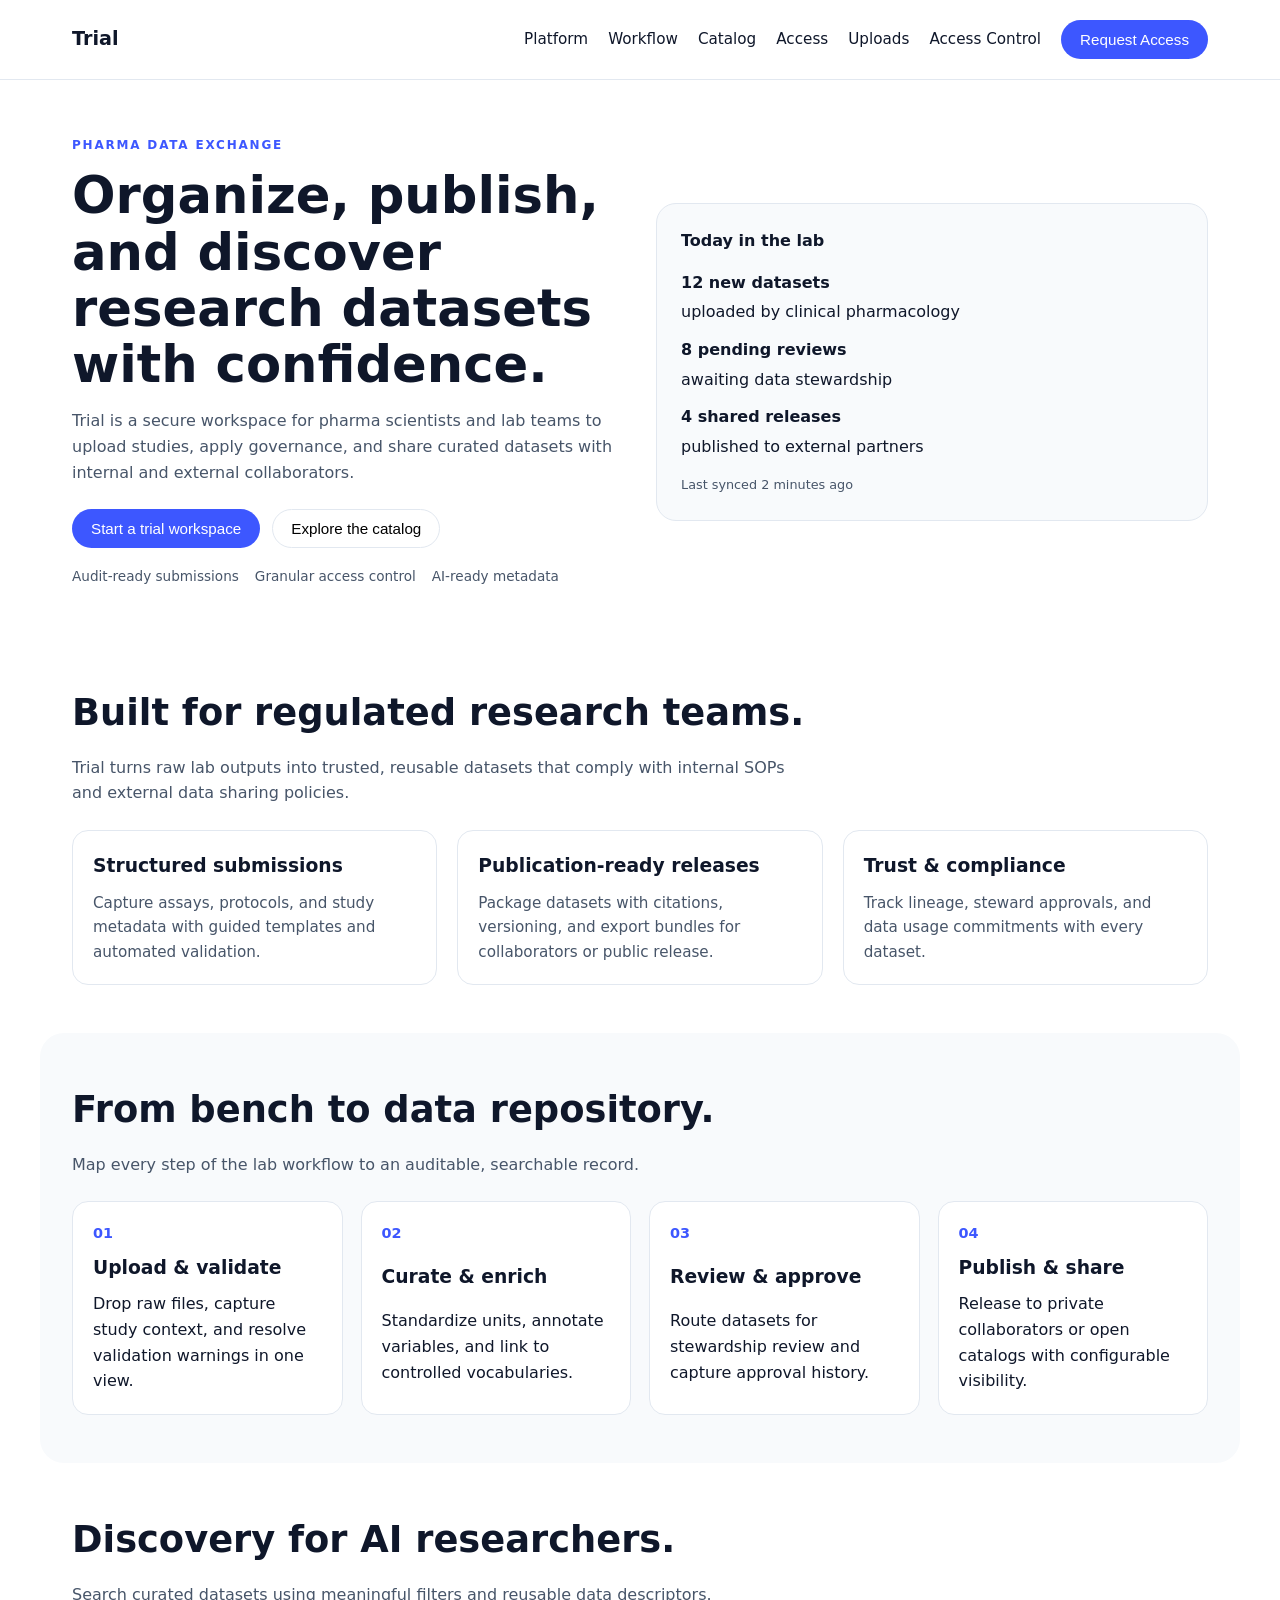
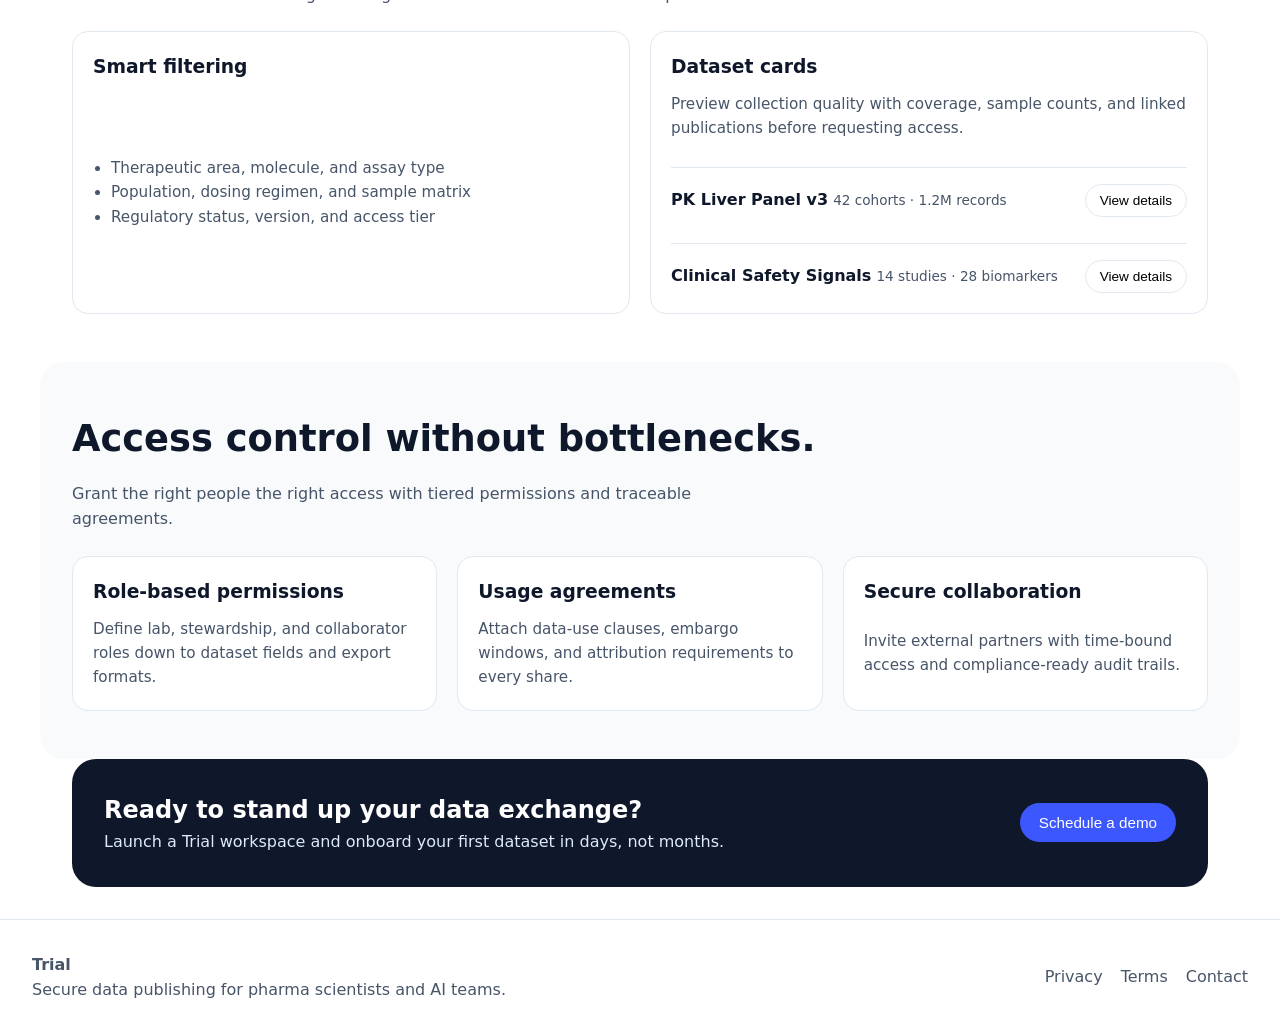
<file: trial/index.html>
<!DOCTYPE html>
<html lang="en">
  <head>
    <meta charset="UTF-8" />
    <meta name="viewport" content="width=device-width, initial-scale=1.0" />
    <title>Trial - Pharma Data Exchange</title>
    <link rel="stylesheet" href="assets/styles.css" />
  </head>
  <body>
    <header class="site-header">
      <nav class="nav">
        <div class="logo">Trial</div>
        <div class="nav-links">
          <a href="#platform">Platform</a>
          <a href="#workflow">Workflow</a>
          <a href="#catalog">Catalog</a>
          <a href="#access">Access</a>
          <a href="upload.html">Uploads</a>
          <a href="access.html">Access Control</a>
          <button class="primary">Request Access</button>
        </div>
      </nav>
    </header>

    <main>
      <section class="hero">
        <div class="hero-content">
          <p class="eyebrow">Pharma data exchange</p>
          <h1>Organize, publish, and discover research datasets with confidence.</h1>
          <p class="lead">
            Trial is a secure workspace for pharma scientists and lab teams to upload studies, apply governance, and share
            curated datasets with internal and external collaborators.
          </p>
          <div class="hero-actions">
            <button class="primary">Start a trial workspace</button>
            <button class="secondary">Explore the catalog</button>
          </div>
          <div class="hero-meta">
            <span>Audit-ready submissions</span>
            <span>Granular access control</span>
            <span>AI-ready metadata</span>
          </div>
        </div>
        <div class="hero-card">
          <div class="card-header">Today in the lab</div>
          <ul>
            <li>
              <strong>12 new datasets</strong>
              <span>uploaded by clinical pharmacology</span>
            </li>
            <li>
              <strong>8 pending reviews</strong>
              <span>awaiting data stewardship</span>
            </li>
            <li>
              <strong>4 shared releases</strong>
              <span>published to external partners</span>
            </li>
          </ul>
          <div class="card-footer">Last synced 2 minutes ago</div>
        </div>
      </section>

      <section id="platform" class="section">
        <div class="section-heading">
          <h2>Built for regulated research teams.</h2>
          <p>
            Trial turns raw lab outputs into trusted, reusable datasets that comply with internal SOPs and external data
            sharing policies.
          </p>
        </div>
        <div class="grid three">
          <article class="tile">
            <h3>Structured submissions</h3>
            <p>Capture assays, protocols, and study metadata with guided templates and automated validation.</p>
          </article>
          <article class="tile">
            <h3>Publication-ready releases</h3>
            <p>Package datasets with citations, versioning, and export bundles for collaborators or public release.</p>
          </article>
          <article class="tile">
            <h3>Trust & compliance</h3>
            <p>Track lineage, steward approvals, and data usage commitments with every dataset.</p>
          </article>
        </div>
      </section>

      <section id="workflow" class="section muted">
        <div class="section-heading">
          <h2>From bench to data repository.</h2>
          <p>Map every step of the lab workflow to an auditable, searchable record.</p>
        </div>
        <div class="workflow">
          <div class="workflow-step">
            <span class="step-number">01</span>
            <h3>Upload & validate</h3>
            <p>Drop raw files, capture study context, and resolve validation warnings in one view.</p>
          </div>
          <div class="workflow-step">
            <span class="step-number">02</span>
            <h3>Curate & enrich</h3>
            <p>Standardize units, annotate variables, and link to controlled vocabularies.</p>
          </div>
          <div class="workflow-step">
            <span class="step-number">03</span>
            <h3>Review & approve</h3>
            <p>Route datasets for stewardship review and capture approval history.</p>
          </div>
          <div class="workflow-step">
            <span class="step-number">04</span>
            <h3>Publish & share</h3>
            <p>Release to private collaborators or open catalogs with configurable visibility.</p>
          </div>
        </div>
      </section>

      <section id="catalog" class="section">
        <div class="section-heading">
          <h2>Discovery for AI researchers.</h2>
          <p>Search curated datasets using meaningful filters and reusable data descriptors.</p>
        </div>
        <div class="grid two">
          <article class="tile">
            <h3>Smart filtering</h3>
            <ul>
              <li>Therapeutic area, molecule, and assay type</li>
              <li>Population, dosing regimen, and sample matrix</li>
              <li>Regulatory status, version, and access tier</li>
            </ul>
          </article>
          <article class="tile">
            <h3>Dataset cards</h3>
            <p>
              Preview collection quality with coverage, sample counts, and linked publications before requesting access.
            </p>
            <div class="dataset">
              <div>
                <strong>PK Liver Panel v3</strong>
                <span>42 cohorts · 1.2M records</span>
              </div>
              <button class="ghost">View details</button>
            </div>
            <div class="dataset">
              <div>
                <strong>Clinical Safety Signals</strong>
                <span>14 studies · 28 biomarkers</span>
              </div>
              <button class="ghost">View details</button>
            </div>
          </article>
        </div>
      </section>

      <section id="access" class="section muted">
        <div class="section-heading">
          <h2>Access control without bottlenecks.</h2>
          <p>Grant the right people the right access with tiered permissions and traceable agreements.</p>
        </div>
        <div class="grid three">
          <article class="tile">
            <h3>Role-based permissions</h3>
            <p>Define lab, stewardship, and collaborator roles down to dataset fields and export formats.</p>
          </article>
          <article class="tile">
            <h3>Usage agreements</h3>
            <p>Attach data-use clauses, embargo windows, and attribution requirements to every share.</p>
          </article>
          <article class="tile">
            <h3>Secure collaboration</h3>
            <p>Invite external partners with time-bound access and compliance-ready audit trails.</p>
          </article>
        </div>
      </section>

      <section class="section callout">
        <div>
          <h2>Ready to stand up your data exchange?</h2>
          <p>Launch a Trial workspace and onboard your first dataset in days, not months.</p>
        </div>
        <button class="primary">Schedule a demo</button>
      </section>
    </main>

    <footer class="site-footer">
      <div>
        <strong>Trial</strong>
        <p>Secure data publishing for pharma scientists and AI teams.</p>
      </div>
      <div class="footer-links">
        <a href="#">Privacy</a>
        <a href="#">Terms</a>
        <a href="#">Contact</a>
      </div>
    </footer>
  </body>
</html>
</file>
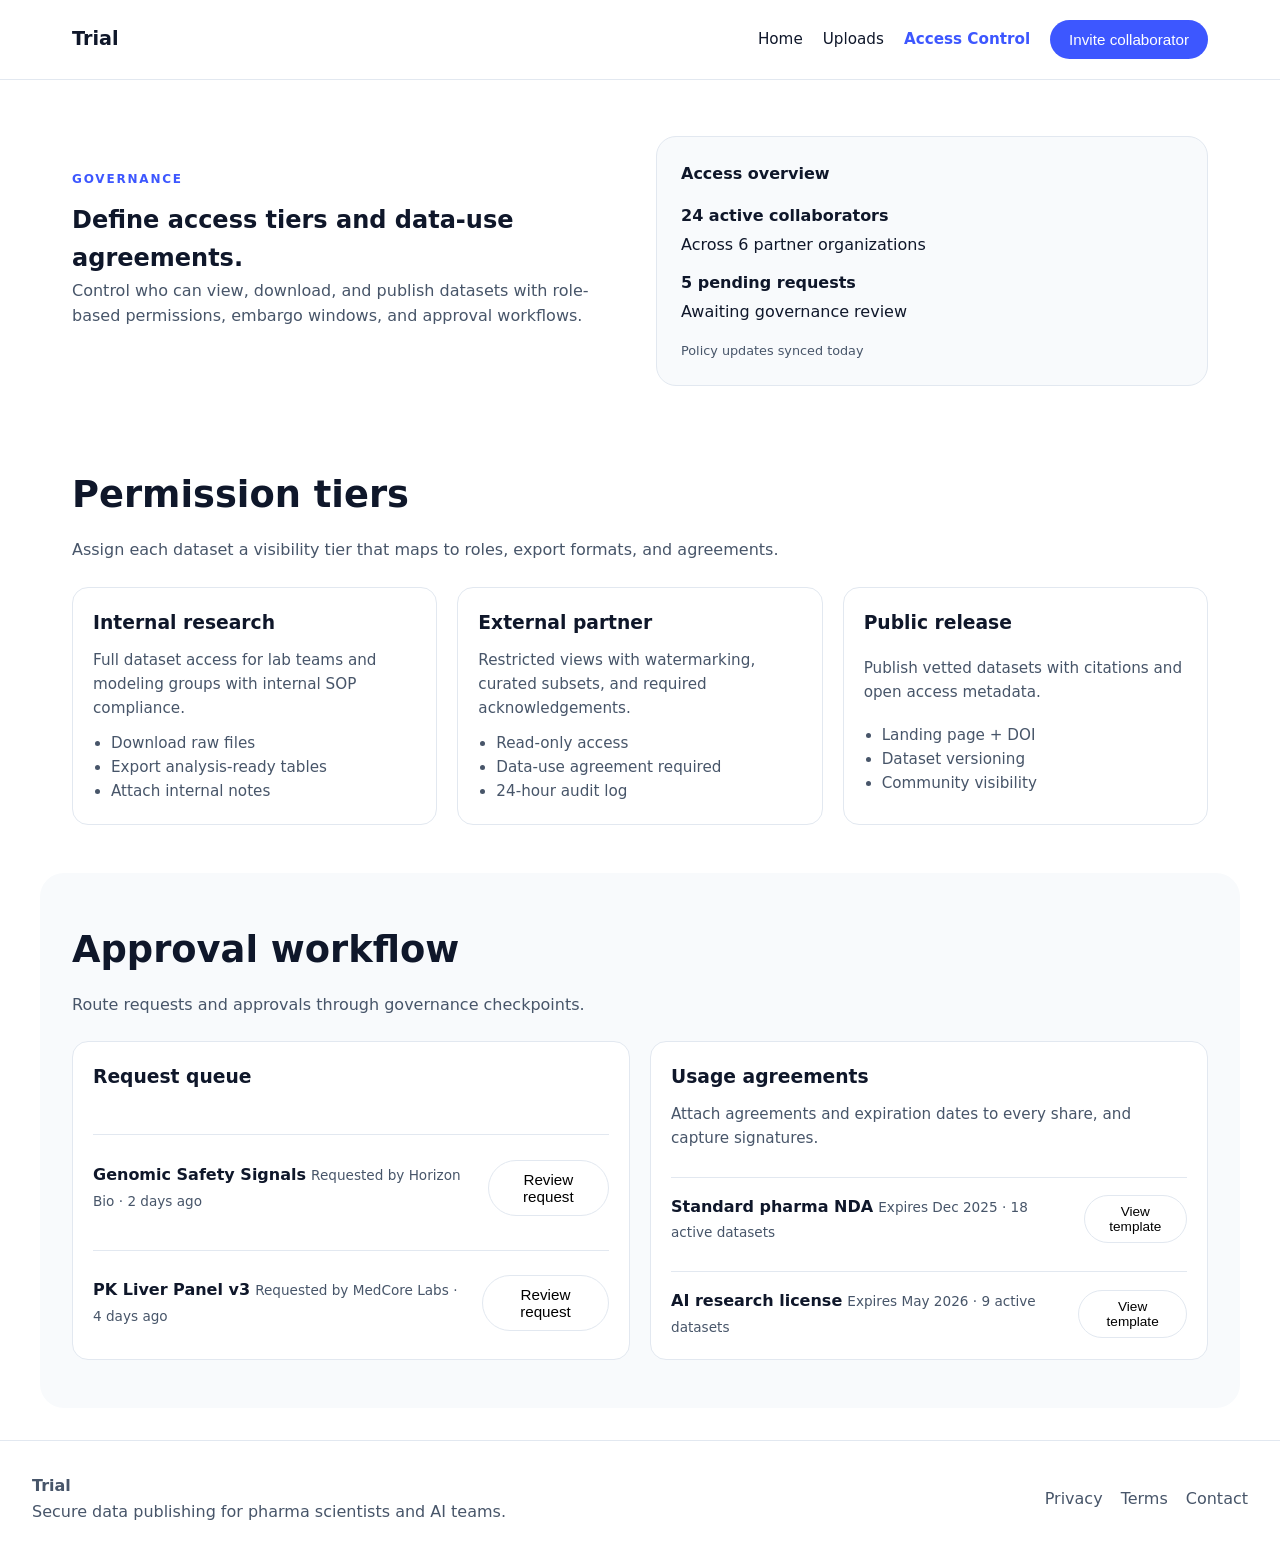
<file: trial/access.html>
<!DOCTYPE html>
<html lang="en">
  <head>
    <meta charset="UTF-8" />
    <meta name="viewport" content="width=device-width, initial-scale=1.0" />
    <title>Trial Access Control</title>
    <link rel="stylesheet" href="assets/styles.css" />
  </head>
  <body>
    <header class="site-header">
      <nav class="nav">
        <div class="logo">Trial</div>
        <div class="nav-links">
          <a href="index.html">Home</a>
          <a href="upload.html">Uploads</a>
          <a href="access.html" class="active">Access Control</a>
          <button class="primary">Invite collaborator</button>
        </div>
      </nav>
    </header>

    <main>
      <section class="page-hero">
        <div>
          <p class="eyebrow">Governance</p>
          <h1>Define access tiers and data-use agreements.</h1>
          <p class="lead">
            Control who can view, download, and publish datasets with role-based permissions, embargo windows, and
            approval workflows.
          </p>
        </div>
        <div class="hero-card">
          <div class="card-header">Access overview</div>
          <ul>
            <li>
              <strong>24 active collaborators</strong>
              <span>Across 6 partner organizations</span>
            </li>
            <li>
              <strong>5 pending requests</strong>
              <span>Awaiting governance review</span>
            </li>
          </ul>
          <div class="card-footer">Policy updates synced today</div>
        </div>
      </section>

      <section class="section">
        <div class="section-heading">
          <h2>Permission tiers</h2>
          <p>Assign each dataset a visibility tier that maps to roles, export formats, and agreements.</p>
        </div>
        <div class="grid three">
          <article class="tile">
            <h3>Internal research</h3>
            <p>Full dataset access for lab teams and modeling groups with internal SOP compliance.</p>
            <ul class="meta-list">
              <li>Download raw files</li>
              <li>Export analysis-ready tables</li>
              <li>Attach internal notes</li>
            </ul>
          </article>
          <article class="tile">
            <h3>External partner</h3>
            <p>Restricted views with watermarking, curated subsets, and required acknowledgements.</p>
            <ul class="meta-list">
              <li>Read-only access</li>
              <li>Data-use agreement required</li>
              <li>24-hour audit log</li>
            </ul>
          </article>
          <article class="tile">
            <h3>Public release</h3>
            <p>Publish vetted datasets with citations and open access metadata.</p>
            <ul class="meta-list">
              <li>Landing page + DOI</li>
              <li>Dataset versioning</li>
              <li>Community visibility</li>
            </ul>
          </article>
        </div>
      </section>

      <section class="section muted">
        <div class="section-heading">
          <h2>Approval workflow</h2>
          <p>Route requests and approvals through governance checkpoints.</p>
        </div>
        <div class="grid two">
          <article class="tile">
            <h3>Request queue</h3>
            <div class="request">
              <div>
                <strong>Genomic Safety Signals</strong>
                <span>Requested by Horizon Bio · 2 days ago</span>
              </div>
              <button class="secondary">Review request</button>
            </div>
            <div class="request">
              <div>
                <strong>PK Liver Panel v3</strong>
                <span>Requested by MedCore Labs · 4 days ago</span>
              </div>
              <button class="secondary">Review request</button>
            </div>
          </article>
          <article class="tile">
            <h3>Usage agreements</h3>
            <p>Attach agreements and expiration dates to every share, and capture signatures.</p>
            <div class="agreement">
              <div>
                <strong>Standard pharma NDA</strong>
                <span>Expires Dec 2025 · 18 active datasets</span>
              </div>
              <button class="ghost">View template</button>
            </div>
            <div class="agreement">
              <div>
                <strong>AI research license</strong>
                <span>Expires May 2026 · 9 active datasets</span>
              </div>
              <button class="ghost">View template</button>
            </div>
          </article>
        </div>
      </section>
    </main>

    <footer class="site-footer">
      <div>
        <strong>Trial</strong>
        <p>Secure data publishing for pharma scientists and AI teams.</p>
      </div>
      <div class="footer-links">
        <a href="#">Privacy</a>
        <a href="#">Terms</a>
        <a href="#">Contact</a>
      </div>
    </footer>
  </body>
</html>
</file>
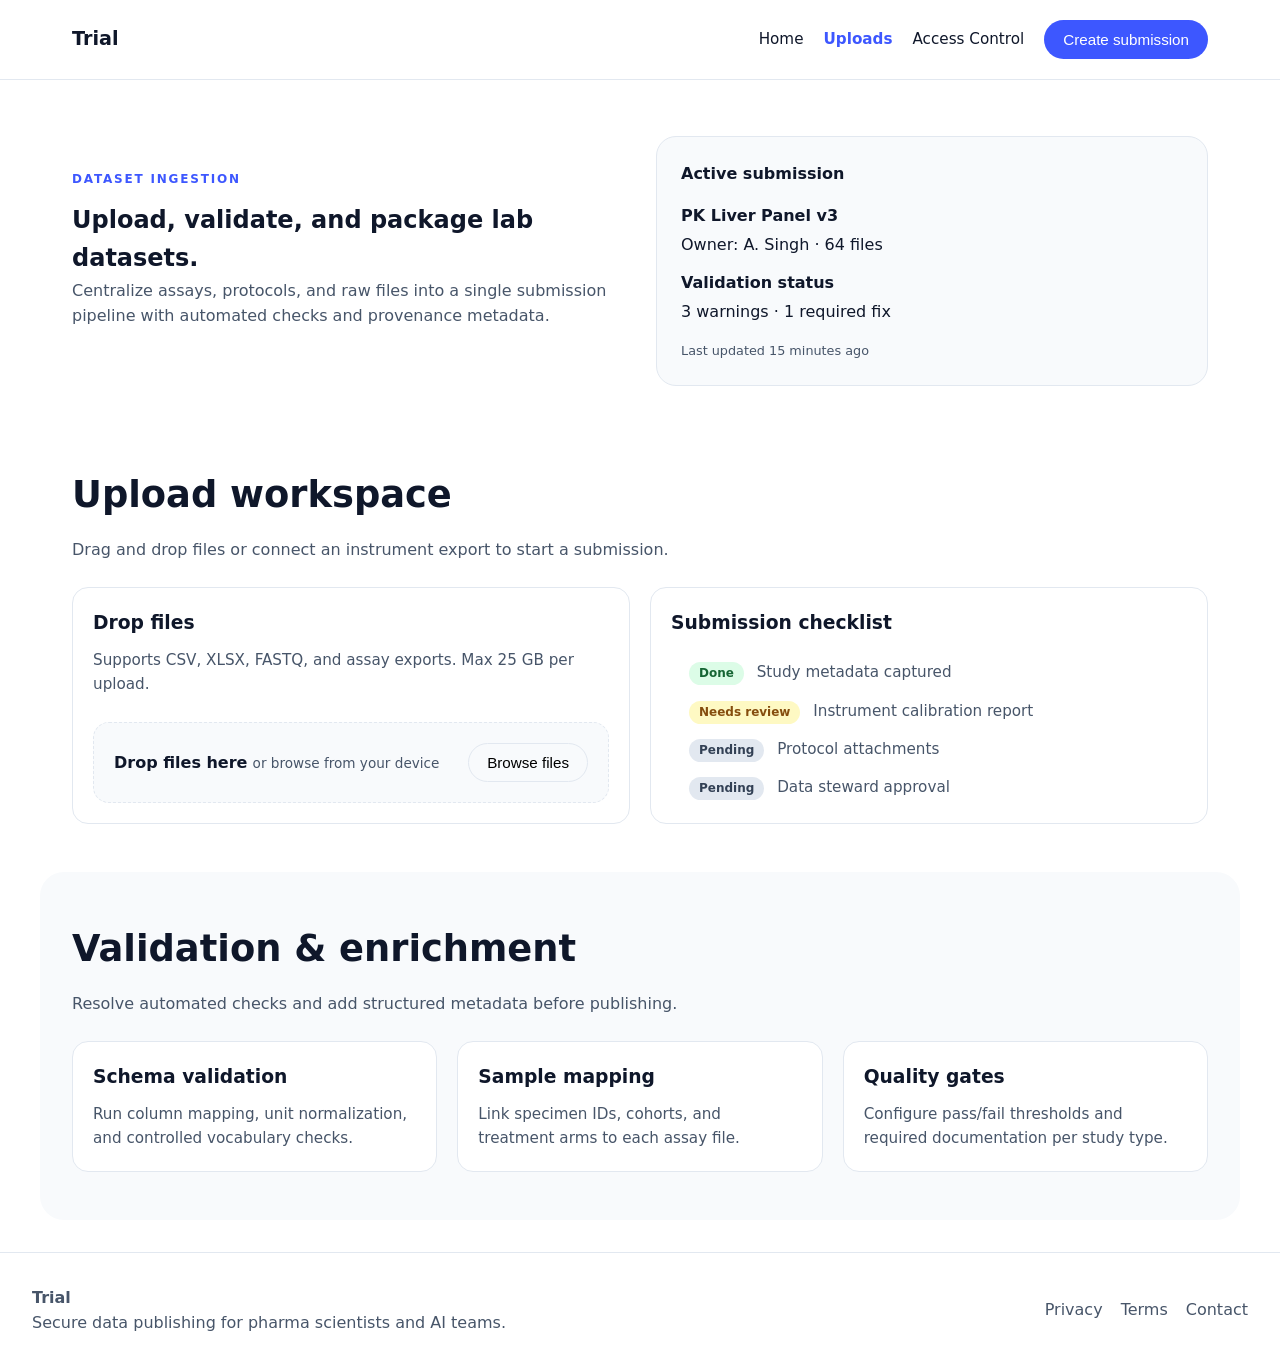
<file: trial/upload.html>
<!DOCTYPE html>
<html lang="en">
  <head>
    <meta charset="UTF-8" />
    <meta name="viewport" content="width=device-width, initial-scale=1.0" />
    <title>Trial Uploads</title>
    <link rel="stylesheet" href="assets/styles.css" />
  </head>
  <body>
    <header class="site-header">
      <nav class="nav">
        <div class="logo">Trial</div>
        <div class="nav-links">
          <a href="index.html">Home</a>
          <a href="upload.html" class="active">Uploads</a>
          <a href="access.html">Access Control</a>
          <button class="primary">Create submission</button>
        </div>
      </nav>
    </header>

    <main>
      <section class="page-hero">
        <div>
          <p class="eyebrow">Dataset ingestion</p>
          <h1>Upload, validate, and package lab datasets.</h1>
          <p class="lead">
            Centralize assays, protocols, and raw files into a single submission pipeline with automated checks and
            provenance metadata.
          </p>
        </div>
        <div class="hero-card">
          <div class="card-header">Active submission</div>
          <ul>
            <li>
              <strong>PK Liver Panel v3</strong>
              <span>Owner: A. Singh · 64 files</span>
            </li>
            <li>
              <strong>Validation status</strong>
              <span>3 warnings · 1 required fix</span>
            </li>
          </ul>
          <div class="card-footer">Last updated 15 minutes ago</div>
        </div>
      </section>

      <section class="section">
        <div class="section-heading">
          <h2>Upload workspace</h2>
          <p>Drag and drop files or connect an instrument export to start a submission.</p>
        </div>
        <div class="grid two">
          <article class="tile">
            <h3>Drop files</h3>
            <p>Supports CSV, XLSX, FASTQ, and assay exports. Max 25 GB per upload.</p>
            <div class="upload-drop">
              <div>
                <strong>Drop files here</strong>
                <span>or browse from your device</span>
              </div>
              <button class="secondary">Browse files</button>
            </div>
          </article>
          <article class="tile">
            <h3>Submission checklist</h3>
            <ul class="checklist">
              <li>
                <span class="badge badge-success">Done</span>
                Study metadata captured
              </li>
              <li>
                <span class="badge badge-warning">Needs review</span>
                Instrument calibration report
              </li>
              <li>
                <span class="badge badge-neutral">Pending</span>
                Protocol attachments
              </li>
              <li>
                <span class="badge badge-neutral">Pending</span>
                Data steward approval
              </li>
            </ul>
          </article>
        </div>
      </section>

      <section class="section muted">
        <div class="section-heading">
          <h2>Validation & enrichment</h2>
          <p>Resolve automated checks and add structured metadata before publishing.</p>
        </div>
        <div class="grid three">
          <article class="tile">
            <h3>Schema validation</h3>
            <p>Run column mapping, unit normalization, and controlled vocabulary checks.</p>
          </article>
          <article class="tile">
            <h3>Sample mapping</h3>
            <p>Link specimen IDs, cohorts, and treatment arms to each assay file.</p>
          </article>
          <article class="tile">
            <h3>Quality gates</h3>
            <p>Configure pass/fail thresholds and required documentation per study type.</p>
          </article>
        </div>
      </section>
    </main>

    <footer class="site-footer">
      <div>
        <strong>Trial</strong>
        <p>Secure data publishing for pharma scientists and AI teams.</p>
      </div>
      <div class="footer-links">
        <a href="#">Privacy</a>
        <a href="#">Terms</a>
        <a href="#">Contact</a>
      </div>
    </footer>
  </body>
</html>
</file>
<file: trial/assets/styles.css>
:root {
  color-scheme: light;
  font-family: "Inter", "Segoe UI", system-ui, sans-serif;
  --primary: #3d57ff;
  --primary-dark: #2d3ec2;
  --text: #0f172a;
  --muted: #475569;
  --surface: #ffffff;
  --surface-muted: #f8fafc;
  --border: #e2e8f0;
}

* {
  box-sizing: border-box;
  margin: 0;
  padding: 0;
}

body {
  background: var(--surface);
  color: var(--text);
  line-height: 1.6;
}

a {
  color: inherit;
  text-decoration: none;
}

.site-header {
  border-bottom: 1px solid var(--border);
  background: var(--surface);
  position: sticky;
  top: 0;
  z-index: 10;
}

.nav {
  max-width: 1200px;
  margin: 0 auto;
  padding: 20px 32px;
  display: flex;
  align-items: center;
  justify-content: space-between;
  gap: 24px;
}

.logo {
  font-weight: 700;
  font-size: 1.2rem;
}

.nav-links {
  display: flex;
  align-items: center;
  gap: 20px;
  font-size: 0.95rem;
}

.nav-links a.active {
  font-weight: 600;
  color: var(--primary);
}

button {
  border: 1px solid transparent;
  border-radius: 999px;
  padding: 10px 18px;
  font-size: 0.95rem;
  cursor: pointer;
}

button.primary {
  background: var(--primary);
  color: white;
}

button.primary:hover {
  background: var(--primary-dark);
}

button.secondary {
  background: transparent;
  border-color: var(--border);
}

button.ghost {
  background: transparent;
  border-color: var(--border);
  padding: 8px 14px;
  font-size: 0.85rem;
}

main {
  max-width: 1200px;
  margin: 0 auto;
  padding: 32px;
}

.hero {
  display: grid;
  grid-template-columns: repeat(auto-fit, minmax(280px, 1fr));
  gap: 32px;
  padding: 24px 0 48px;
  align-items: center;
}

.page-hero {
  display: grid;
  grid-template-columns: repeat(auto-fit, minmax(280px, 1fr));
  gap: 32px;
  padding: 24px 0 32px;
  align-items: center;
}

.hero-content h1 {
  font-size: clamp(2rem, 4vw, 3.3rem);
  line-height: 1.1;
  margin-bottom: 16px;
}

.eyebrow {
  text-transform: uppercase;
  font-weight: 600;
  letter-spacing: 0.15em;
  font-size: 0.75rem;
  color: var(--primary);
  margin-bottom: 12px;
}

.lead {
  color: var(--muted);
  margin-bottom: 24px;
}

.hero-actions {
  display: flex;
  flex-wrap: wrap;
  gap: 12px;
  margin-bottom: 18px;
}

.hero-meta {
  display: flex;
  flex-wrap: wrap;
  gap: 16px;
  font-size: 0.85rem;
  color: var(--muted);
}

.hero-card {
  border-radius: 20px;
  border: 1px solid var(--border);
  padding: 24px;
  background: var(--surface-muted);
  display: grid;
  gap: 16px;
}

.card-header {
  font-weight: 600;
}

.hero-card ul {
  list-style: none;
  display: grid;
  gap: 12px;
}

.hero-card li {
  display: grid;
  gap: 4px;
}

.card-footer {
  font-size: 0.8rem;
  color: var(--muted);
}

.section {
  padding: 48px 0;
  display: grid;
  gap: 24px;
}

.section.muted {
  background: var(--surface-muted);
  margin: 0 -32px;
  padding: 48px 32px;
  border-radius: 24px;
}

.section-heading h2 {
  font-size: clamp(1.6rem, 3vw, 2.3rem);
  margin-bottom: 12px;
}

.section-heading p {
  color: var(--muted);
  max-width: 720px;
}

.grid {
  display: grid;
  gap: 20px;
}

.grid.two {
  grid-template-columns: repeat(auto-fit, minmax(260px, 1fr));
}

.grid.three {
  grid-template-columns: repeat(auto-fit, minmax(220px, 1fr));
}

.tile {
  border: 1px solid var(--border);
  border-radius: 16px;
  padding: 20px;
  background: white;
  display: grid;
  gap: 10px;
}

.tile p,
.tile li {
  color: var(--muted);
  font-size: 0.95rem;
}

.tile ul {
  padding-left: 18px;
}

.checklist {
  list-style: none;
  display: grid;
  gap: 10px;
}

.badge {
  display: inline-flex;
  align-items: center;
  justify-content: center;
  border-radius: 999px;
  padding: 2px 10px;
  font-size: 0.75rem;
  font-weight: 600;
  margin-right: 8px;
}

.badge-success {
  background: #dcfce7;
  color: #166534;
}

.badge-warning {
  background: #fef9c3;
  color: #854d0e;
}

.badge-neutral {
  background: #e2e8f0;
  color: #334155;
}

.upload-drop {
  border: 1px dashed var(--border);
  border-radius: 16px;
  padding: 20px;
  display: flex;
  align-items: center;
  justify-content: space-between;
  gap: 16px;
  background: var(--surface-muted);
  margin-top: 16px;
}

.upload-drop span {
  color: var(--muted);
  font-size: 0.85rem;
}

.meta-list {
  padding-left: 18px;
  color: var(--muted);
  font-size: 0.9rem;
}

.request,
.agreement {
  margin-top: 16px;
  padding-top: 16px;
  border-top: 1px solid var(--border);
  display: flex;
  align-items: center;
  justify-content: space-between;
  gap: 12px;
}

.request span,
.agreement span {
  color: var(--muted);
  font-size: 0.85rem;
}

.workflow {
  display: grid;
  gap: 18px;
  grid-template-columns: repeat(auto-fit, minmax(240px, 1fr));
}

.workflow-step {
  background: white;
  border-radius: 16px;
  padding: 20px;
  border: 1px solid var(--border);
  display: grid;
  gap: 8px;
}

.step-number {
  font-weight: 700;
  color: var(--primary);
  font-size: 0.9rem;
}

.dataset {
  margin-top: 16px;
  padding-top: 16px;
  border-top: 1px solid var(--border);
  display: flex;
  align-items: center;
  justify-content: space-between;
  gap: 12px;
}

.dataset span {
  color: var(--muted);
  font-size: 0.85rem;
}

.callout {
  display: flex;
  align-items: center;
  justify-content: space-between;
  flex-wrap: wrap;
  gap: 20px;
  background: var(--text);
  color: white;
  border-radius: 24px;
  padding: 32px;
}

.callout p {
  color: #dbeafe;
}

.site-footer {
  border-top: 1px solid var(--border);
  padding: 32px;
  display: flex;
  flex-wrap: wrap;
  gap: 24px;
  align-items: center;
  justify-content: space-between;
  color: var(--muted);
}

.footer-links {
  display: flex;
  gap: 18px;
}

@media (max-width: 768px) {
  .nav {
    flex-direction: column;
    align-items: flex-start;
  }

  .nav-links {
    flex-wrap: wrap;
  }
}
</file>
